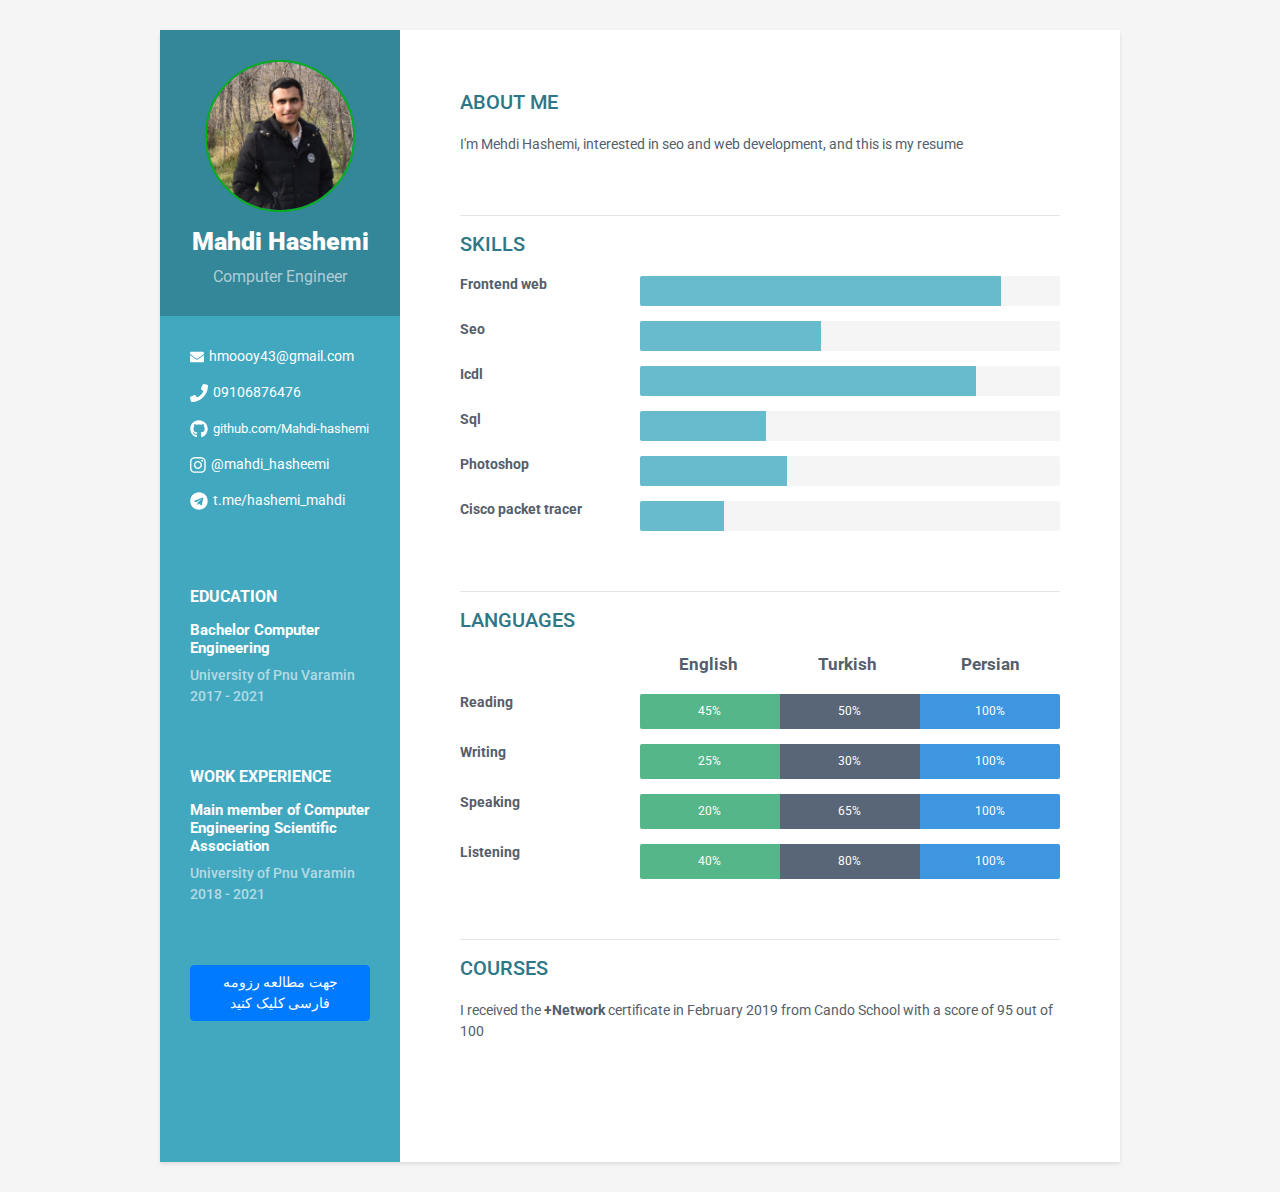
<file: En.html>
<!DOCTYPE html>
<html lang="en">

<head>
    <title>Resume of Mehdi Hashemi</title>
    <meta charset="utf-8">
    <meta http-equiv="X-UA-Compatible" content="IE=edge">
    <meta name="viewport" content="width=device-width, initial-scale=1.0">
    <meta name="description" content="Responsive HTML5 Resume/CV Template for Developers">
    <link
        href='https://fonts.googleapis.com/css?family=Roboto:400,500,400italic,300italic,300,500italic,700,700italic,900,900italic'
        rel='stylesheet' type='text/css'>
    <script defer src="js/all.min.js"></script>
    <link rel="stylesheet" href="bootstrap/bootstrap.min.css">
    <link id="theme-style" rel="stylesheet" href="css/cssEn.css">
</head>

<body>
    <div class="wrapper">
        <div class="sidebar-wrapper">
            <div class="profile-container">
                <img class="profile" src="images/profile.jpg" alt="" />
                <h1 class="name">Mahdi Hashemi</h1>
                <h3 class="tagline">Computer Engineer</h3>
            </div>
            <div class="contact-container container-block">
                <ul class="list-unstyled contact-list">
                    <li class="email"><i class="fas fa-envelope"></i><a
                            href="mailto: yourname@email.com">hmoooy43@gmail.com</a></li>
                    <li class="phone"><i class="fas fa-phone"></i><a href="tel:0123 456 789">09106876476</a></li>
                    <li class="github"><i class="fab fa-github"></i><a href="https://github.com/Mahdi-hashemi"
                            target="_blank" style="font-size: 12.7px;">github.com/Mahdi-hashemi</a></li>
                    <li class="insta"><i class="fab fa-instagram"></i><a href="https://instagram.com/mahdi_hasheemi"
                            target="_blank">@mahdi_hasheemi</a></li>
                    <li class="linkedin"><i class="fab fa-telegram"></i><a href="https://t.me/hashemi_mahdi"
                            target="_blank">t.me/hashemi_mahdi</a></li>
                </ul>
            </div>
            <div class="education-container container-block">
                <h2 class="container-block-title">Education</h2>
                <div class="item">
                    <h4 class="degree">Bachelor Computer Engineering</h4>
                    <h5 class="meta">University of Pnu Varamin</h5>
                    <div class="time">2017 - 2021</div>
                </div>
            </div>
            <div class="education-container container-block">
                <h2 class="container-block-title">Work Experience</h2>
                <div class="item">
                    <h4 class="degree">Main member of Computer Engineering Scientific Association</h4>
                    <h5 class="meta">University of Pnu Varamin</h5>
                    <div class="time">2018 - 2021</div>
                </div>
            </div>
            <div class="education-container container-block">
                <div class="item">
                    <a href="index.html" style="font-family: IRANSans,yekan,tahoma;">
                        <button type="button" class="btn btn-primary btn-md" style="font-size: 14px">جهت مطالعه رزومه
                            فارسی کلیک کنید</button>
                    </a>
                </div>
            </div>
        </div>
        <div class="main-wrapper">
            <section class="section summary-section">
                <h2 class="section-title">About Me</h2>
                <div class="summary">
                    <p>I'm Mehdi Hashemi, interested in seo and web development, and this is my resume</p>
                </div>
            </section>
            <hr>
            <section class="skills-section section">
                <h2 class="section-title">Skills</h2>
                <div class="skillset">
                    <div class="item">
                        <h3 class="level-title">Frontend web</h3>
                        <div class="progress level-bar">
                            <div class="progress-bar theme-progress-bar" role="progressbar" style="width: 86%"
                                aria-valuenow="99" aria-valuemin="0" aria-valuemax="100"></div>
                        </div>
                    </div>
                    <div class="item">
                        <h3 class="level-title">Seo</h3>
                        <div class="progress level-bar">
                            <div class="progress-bar theme-progress-bar" role="progressbar" style="width: 43%"
                                aria-valuenow="98" aria-valuemin="0" aria-valuemax="100"></div>
                        </div>
                    </div>
                    <div class="item">
                        <h3 class="level-title">Icdl</h3>
                        <div class="progress level-bar">
                            <div class="progress-bar theme-progress-bar" role="progressbar" style="width: 80%"
                                aria-valuenow="98" aria-valuemin="0" aria-valuemax="100"></div>
                        </div>
                    </div>
                    <div class="item">
                        <h3 class="level-title">Sql</h3>
                        <div class="progress level-bar">
                            <div class="progress-bar theme-progress-bar" role="progressbar" style="width: 30%"
                                aria-valuenow="95" aria-valuemin="0" aria-valuemax="100"></div>
                        </div>
                    </div>
                    <div class="item">
                        <h3 class="level-title">Photoshop</h3>
                        <div class="progress level-bar">
                            <div class="progress-bar theme-progress-bar" role="progressbar" style="width: 35%"
                                aria-valuenow="85" aria-valuemin="0" aria-valuemax="100"></div>
                        </div>
                    </div>
                    <div class="item">
                        <h3 class="level-title">Cisco packet tracer </h3>
                        <div class="progress level-bar">
                            <div class="progress-bar theme-progress-bar" role="progressbar" style="width: 20%"
                                aria-valuenow="60" aria-valuemin="0" aria-valuemax="100"></div>
                        </div>
                    </div>
                </div>
            </section>
            <hr>
            <section class="skills-section section">
                <h2 class="section-title">LANGUAGES </h2>
                <p class="org">
                    <span>English</span>&nbsp;&nbsp;&nbsp;&nbsp;&nbsp;&nbsp;&nbsp;&nbsp;&nbsp;&nbsp;&nbsp;&nbsp;&nbsp;&nbsp;&nbsp;&nbsp;&nbsp;
                    &nbsp;&nbsp;<span>Turkish</span>&nbsp;&nbsp;&nbsp;&nbsp;&nbsp;&nbsp;&nbsp;&nbsp;&nbsp;&nbsp;&nbsp;&nbsp;&nbsp;&nbsp;&nbsp;
                    &nbsp;&nbsp;&nbsp;&nbsp;&nbsp;<span>Persian</span>
                </p>
                <div class="skillset">
                    <div class="item">
                        <h3 class="level-title">Reading</h3>
                        <div class="progress level-barooo">
                            <div class="progress-bar theme-progress-eng" role="progressbar" style="width: 33.33%"
                                aria-valuenow="99" aria-valuemin="0" aria-valuemax="100">45%</div>
                            <div class="progress-bar theme-progress-tur" role="progressbar" style="width: 33.33%"
                                aria-valuenow="99" aria-valuemin="0" aria-valuemax="100">50%</div>
                            <div class="progress-bar theme-progress-far" role="progressbar" style="width: 33.33%"
                                aria-valuenow="99" aria-valuemin="0" aria-valuemax="100">100%</div>
                        </div>
                    </div>
                    <div class="item">
                        <h3 class="level-title">Writing</h3>
                        <div class="progress level-barooo">
                            <div class="progress-bar theme-progress-eng" role="progressbar" style="width: 33.33%"
                                aria-valuenow="98" aria-valuemin="0" aria-valuemax="100">25%</div>
                            <div class="progress-bar theme-progress-tur" role="progressbar" style="width: 33.33%"
                                aria-valuenow="99" aria-valuemin="0" aria-valuemax="100">30%</div>
                            <div class="progress-bar theme-progress-far" role="progressbar" style="width: 33.33%"
                                aria-valuenow="99" aria-valuemin="0" aria-valuemax="100">100%</div>
                        </div>
                    </div>
                    <div class="item">
                        <h3 class="level-title">Speaking</h3>
                        <div class="progress level-barooo">
                            <div class="progress-bar theme-progress-eng" role="progressbar" style="width: 33.33%"
                                aria-valuenow="98" aria-valuemin="0" aria-valuemax="100">20%</div>
                            <div class="progress-bar theme-progress-tur" role="progressbar" style="width: 33.33%"
                                aria-valuenow="99" aria-valuemin="0" aria-valuemax="100">65%</div>
                            <div class="progress-bar theme-progress-far" role="progressbar" style="width: 33.33%"
                                aria-valuenow="99" aria-valuemin="0" aria-valuemax="100">100%</div>
                        </div>
                    </div>
                    <div class="item">
                        <h3 class="level-title">Listening</h3>
                        <div class="progress level-barooo">
                            <div class="progress-bar theme-progress-eng" role="progressbar" style="width: 33.33%"
                                aria-valuenow="95" aria-valuemin="0" aria-valuemax="100">40%</div>
                            <div class="progress-bar theme-progress-tur" role="progressbar" style="width: 33.33%"
                                aria-valuenow="99" aria-valuemin="0" aria-valuemax="100">80%</div>
                            <div class="progress-bar theme-progress-far" role="progressbar" style="width: 33.33%"
                                aria-valuenow="99" aria-valuemin="0" aria-valuemax="100">100%</div>
                        </div>
                    </div>
                </div>
            </section>
            <hr>
            <section class="section summary-section">
                <h2 class="section-title">Courses</h2>
                <div class="summary">
                    <p> I received the <b>+Network</b> certificate in February 2019 from Cando School with a score of 95
                        out of 100</p>
                </div>
            </section>
        </div>
    </div>
</body>

</html>
</file>
<file: css/cssEn.css>
body {
  font-family: "Roboto", sans-serif;
  color: #545e6c;
  background: #f5f5f5;
  font-size: 14px;
  -webkit-font-smoothing: antialiased;
  -moz-osx-font-smoothing: grayscale;
}

h1,
h2,
h3,
h4,
h5,
h6 {
  font-weight: 700;
}

a:hover {
  text-decoration: underline;
  color: #1a454f;
}

a:focus {
  text-decoration: none;
}

p {
  line-height: 1.5;
}

.wrapper {
  background: #42a8c0;
  max-width: 960px;
  margin: 0 auto;
  margin-top: 30px;
  margin-bottom: 30px;
  position: relative;
  -webkit-box-shadow: 0px 2px 4px rgba(0, 0, 0, 0.1);
  -moz-box-shadow: 0px 2px 4px rgba(0, 0, 0, 0.1);
  box-shadow: 0px 2px 4px rgba(0, 0, 0, 0.1);
}

.sidebar-wrapper {
  background: #42a8c0;
  position: absolute;
  left: 0;
  width: 240px;
  height: 100%;
  min-height: 800px;
  color: #fff;
}

.sidebar-wrapper a {
  color: #fff;
}

.sidebar-wrapper .profile-container {
  padding: 30px;
  background: rgba(0, 0, 0, 0.2);
  text-align: center;
  color: #fff;
}

.sidebar-wrapper .name {
  font-size: 25px;
  font-weight: 900;
  margin-top: 0;
  margin-bottom: 10px;
}

.sidebar-wrapper .tagline {
  color: rgba(255, 255, 255, 0.6);
  font-size: 16px;
  font-weight: 400;
  margin-top: 0;
  margin-bottom: 0;
}

.sidebar-wrapper .profile {
  border: 2.7px solid #09ad1d;
  border-radius: 100px;
  margin-bottom: 15px;
  width: 150px;
  height: 152px;
}

.sidebar-wrapper .contact-list .svg-inline--fa {
  margin-right: 5px;
  font-size: 18px;
  vertical-align: middle;
}

.sidebar-wrapper .contact-list li {
  margin-bottom: 15px;
}

.sidebar-wrapper .contact-list li:last-child {
  margin-bottom: 0;
}

.sidebar-wrapper .contact-list .email .svg-inline--fa {
  font-size: 14px;
}

.sidebar-wrapper .container-block {
  padding: 30px;
}

.sidebar-wrapper .container-block-title {
  text-transform: uppercase;
  font-size: 16px;
  font-weight: 700;
  margin-top: 0;
  margin-bottom: 15px;
}

.sidebar-wrapper .degree {
  font-size: 15px;
  margin-top: 0;
  margin-bottom: 10px;
}

.sidebar-wrapper .education-container .item {
  margin-bottom: 15px;
}

.sidebar-wrapper .education-container .item:last-child {
  margin-bottom: 0;
}

.sidebar-wrapper .education-container .meta {
  color: rgba(255, 255, 255, 0.6);
  font-weight: 500;
  margin-bottom: 2px;
  margin-top: 0;
  font-size: 14px;
}

.sidebar-wrapper .education-container .time {
  color: rgba(255, 255, 255, 0.6);
  font-weight: 500;
  margin-bottom: 0px;
}

.main-wrapper {
  background: #fff;
  padding: 60px;
  padding-left: 300px;
}

.main-wrapper .section-title {
  text-transform: uppercase;
  font-size: 20px;
  font-weight: 500;
  color: #2d7788;
  position: relative;
  margin-top: 0;
  margin-bottom: 20px;
}

.main-wrapper .section {
  margin-bottom: 60px;
}

.skillset .item {
  margin-bottom: 15px;
  overflow: hidden;
}

.skillset .level-title {
  font-size: 14px;
  margin-top: 0;
  margin-bottom: 12px;
}

.skillset .level-bar {
  height: 30px;
  background: #f5f5f5;
  -webkit-border-radius: 2px;
  -moz-border-radius: 2px;
  -ms-border-radius: 2px;
  -o-border-radius: 2px;
  border-radius: 2px;
  -moz-background-clip: padding;
  -webkit-background-clip: padding-box;
  background-clip: padding-box;
}

.skillset .theme-progress-bar {
  background: #68bacd;
}

.org {
  text-align: right;
  font-size: 17px;
  font-weight: 700;
  margin-right: 40px;
}

.skillset .level-barooo {
  height: 35px;
  background: #f5f5f5;
  -webkit-border-radius: 2px;
  -moz-border-radius: 2px;
  -ms-border-radius: 2px;
  -o-border-radius: 2px;
  border-radius: 2px;
  -moz-background-clip: padding;
  -webkit-background-clip: padding-box;
  background-clip: padding-box;
}

.skillset .theme-progress-eng {
  background: #54b689;
}

.skillset .theme-progress-tur {
  background: #596677;
}

.skillset .theme-progress-far {
  background: #3f96e0;
}

@media (max-width: 767.98px) {
  .sidebar-wrapper {
    position: static;
    width: inherit;
  }
  .main-wrapper {
    padding: 30px;
  }
  .main-wrapper .time {
    position: static;
    display: block;
    margin-top: 5px;
  }
  .main-wrapper .upper-row {
    margin-bottom: 0;
  }
}

@media (min-width: 992px) {
  .skillset .level-title {
    display: inline-block;
    float: left;
    width: 30%;
    margin-bottom: 0;
  }
}
</file>
